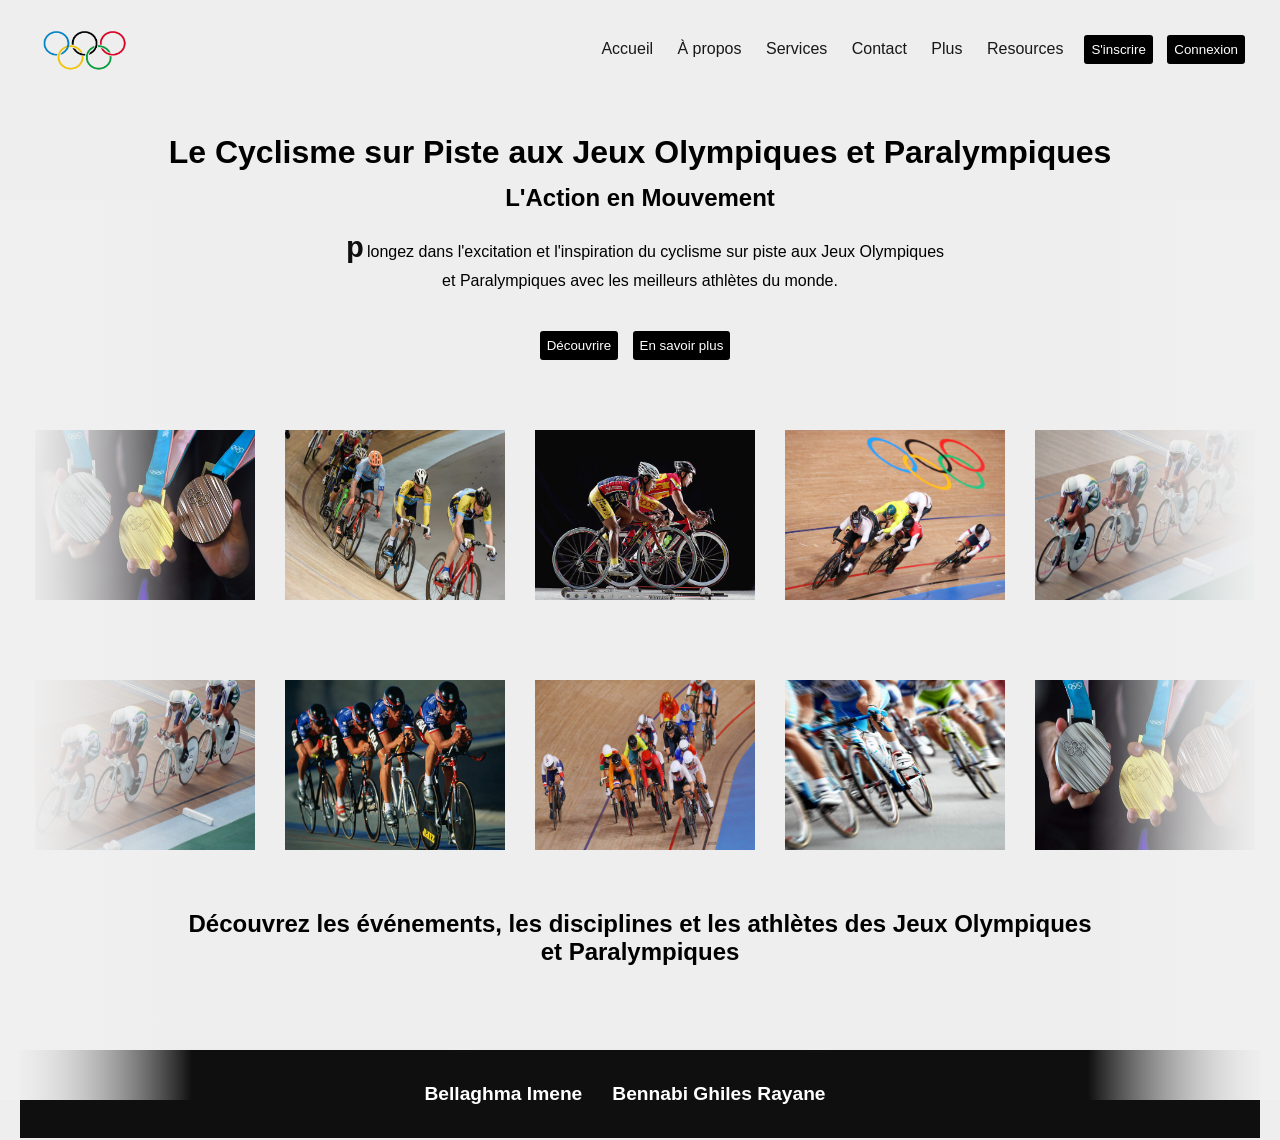
<file: ProjetDocWeb/ProjetDocWeb/HTML/index.html>
<!DOCTYPE html PUBLIC "-//W3C//DTD XHTML 1.0 Strict//EN" "http://www.w3.org/TR/xhtml1/DTD/xhtml1-strict.dtd">
<html xmlns="http://www.w3.org/1999/xhtml">
 

<head>
    <meta http-equiv="Content-Type" content="text/html; charset=utf-8" />
    <meta name="viewport" content="width=device-width, initial-scale=1.0"/>
    <link rel="stylesheet" href="../CSS/BellaghmaBennabi.css"/>
    <title>Accueil</title>
</head>
<body>
    <!--debut de container-->
    <div class="container">
        <div class="menu">
            <div class="header">

    <div class="logo" id ="logo">
        <img   src="Images/logo2.png"  width="90" height="60" alt=""/> 
    </div>
    <div class="display_flex">
        <div class="nav">
            <a href="index.html">Accueil</a>
            <a href="fichier1.html">À propos</a>
            <a href="fichier2.html">Services</a>
            <a href="fichier3.html">Contact</a>
            <a href="fichier4.html">Plus</a> 
            <a href="fichier6.html">Resources</a>
        </div>

        <div class="btns">
        <button class="btn_inscrire">S'inscrire</button>
        <button class="btn_connexion">Connexion</button>
    </div>
 </div>
</div>
</div>



<!--debut de contenu-->
<div class="contenu">
    <div class="center">
        
    <h1>Le Cyclisme sur Piste aux Jeux Olympiques et Paralympiques </h1>
        <h2> L'Action en Mouvement</h2>
    <p id="p1">plongez dans l'excitation et l'inspiration du cyclisme sur piste aux Jeux Olympiques <br/>et Paralympiques avec les meilleurs athlètes du monde.</p>
   <div class="top">
    <div class="btns">
    <button class="btn_inscrire">Découvrire</button>
    <button class="btn_connexion">En savoir plus</button>
</div></div> </div>
</div>

<!--debut de contunue de prof -->
<div id="contenu">
<div class="slider">
    <div class="slide-track">

 <div class="slide">
<img class="image"  src="Images/image4.jpg" alt=""/>
</div>
<div class="slide">
<img class="image"  src="Images/image5.jpg" alt=""/>
</div>
<div class="slide">
<img class="image"  src="Images/image6.jpg" alt=""/>
</div>
<div class="slide">
<img class="image"  src="Images/image7.jpg" alt=""/>
</div>
<!--te double thing of left slide -->
<div class="slide">
    <img class="image"  src="Images/image9.jpg" alt=""/>
    </div>
    <div class="slide">
    <img class="image"  src="Images/gettyimages-10019868-612x612.jpg" alt=""/>
    </div>
    <div class="slide">
    <img class="image"  src="Images/gettyimages-1332956496-612x612.jpg" alt=""/>
    </div>
    <div class="slide">
    <img  class="image"  src="Images/gettyimages-143917590-612x612.jpg" alt=""/>
    </div>


</div>
</div>
<!--les autres 4 images-->
<div class="slider">
    <div class="slide-track2">
<div class="slide">
<img class="image" src="Images/image9.jpg" alt=""/>
</div>
<div class="slide">
<img class="image" src="Images/gettyimages-10019868-612x612.jpg" alt=""/>
</div>
<div class="slide">
<img class="image" src="Images/gettyimages-1332956496-612x612.jpg" alt=""/>
</div>
<div class="slide">
<img  class="image" src="Images/gettyimages-143917590-612x612.jpg" alt=""/>
</div>

<!--THE DOUBLE THING-->
<div class="slide">
    <img class="image"  src="Images/image4.jpg" alt=""/>
    </div>
    <div class="slide">
    <img class="image"  src="Images/image5.jpg" alt=""/>
    </div>
    <div class="slide">
    <img class="image"  src="Images/image6.jpg" alt=""/>
    </div>
    <div class="slide">
    <img class="image"  src="Images/image7.jpg" alt=""/>
    </div>

</div>
</div>

<!--fin contenue NON JLAI SUPPRIMER-->

<!--debut de le rest de page -->
<div class="second_parte">

    <h2>Découvrez les événements, les disciplines et les athlètes des Jeux Olympiques <br/>et Paralympiques</h2>
   
    <div class="grid_parte">
   
    <div class="parte">
    <h4>Explorez les différentes disciplines et les athlètes des Jeux Olympiques et Paralympiques</h4>
    <p>Obtenez des informations détaillées sur les événements, les disciplines et les athlètes des Jeux Olympiques et Paralympiques</p>
     <button class="plus_btn">En savoir plus</button>

</div>
<div class="parte">
<h4>Découvrez les performances exceptionnelles des athlètes des Jeux Olympiques et Paralympiques</h4>
<p>Consultez les palmarès et les records établis par les athlètes des Jeux Olympiques et Paralympiques</p>
<button class="plus_btn">En savoir plus</button>
</div>

   <div class="parte">
<h4>Découvrez les moments historiques des Jeux Olympiques et Paralympiques</h4>
<p>Apprenez-en davantage sur l'histoire et les faits marquants des Jeux Olympiques et Paralympiques</p> 
<button class="plus_btn">En savoir plus</button>
</div>

</div><!--fin de grid_parte -->

</div> <!--fin de second parte-->
    </div><!--contenu de prof-->

    <div id="auteurs">
        <p>Bellaghma Imene</p>
        <p>Bennabi Ghiles Rayane</p>
       
    </div>
</div>
    <!--fin de container -->
    
</body>
</html>
</file>
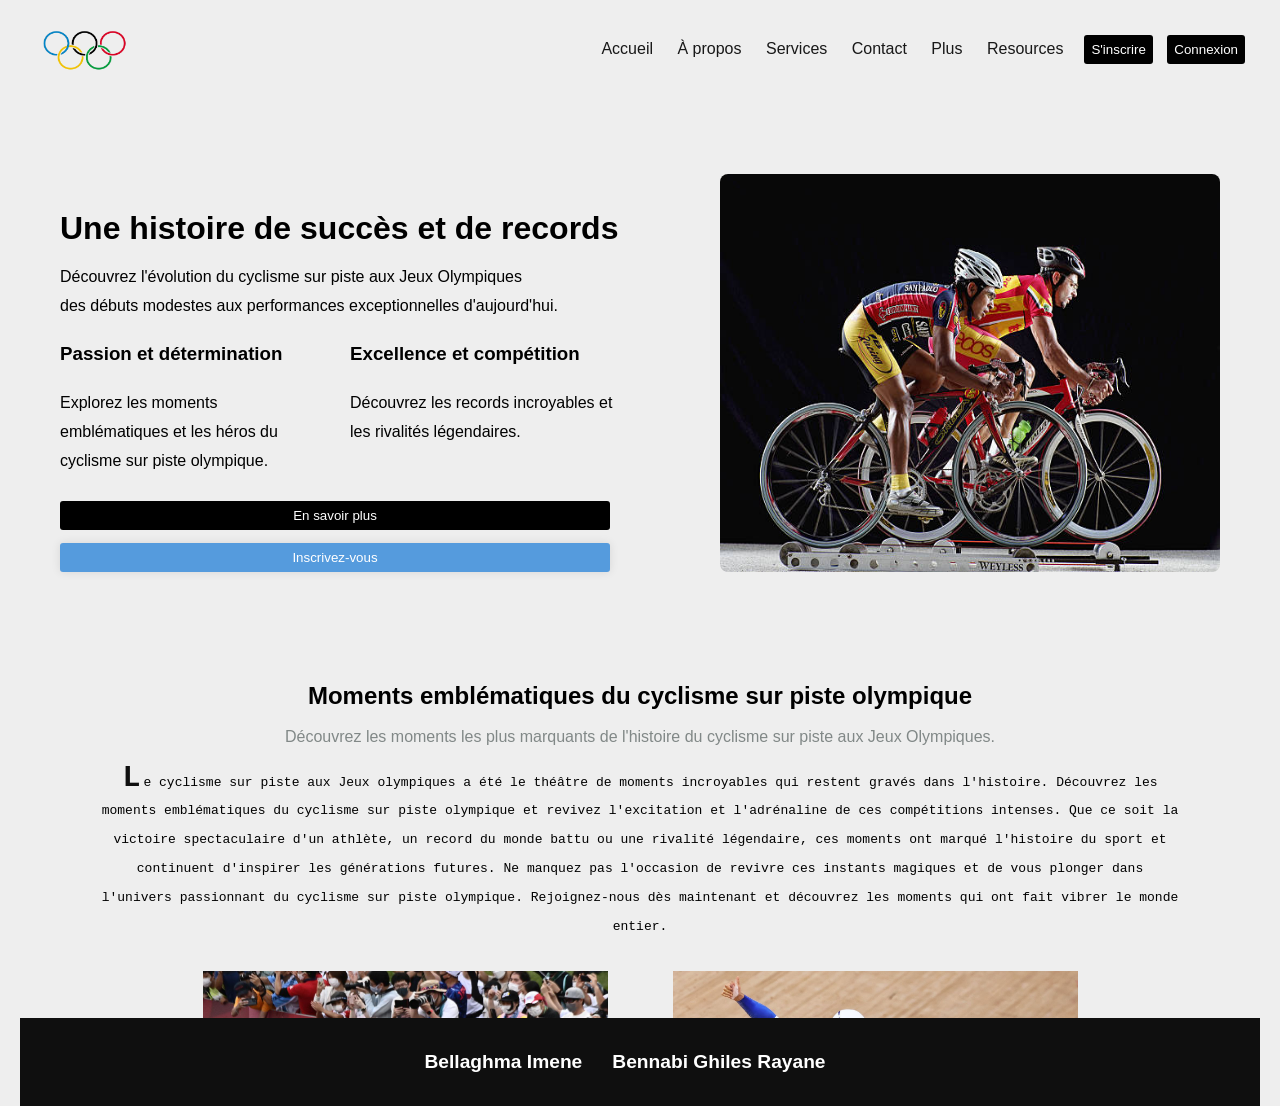
<file: ProjetDocWeb/ProjetDocWeb/HTML/fichier1.html>
<!DOCTYPE html PUBLIC "-//W3C//DTD XHTML 1.0 Strict//EN" "http://www.w3.org/TR/xhtml1/DTD/xhtml1-strict.dtd">
<html xmlns="http://www.w3.org/1999/xhtml">
<head>
    <meta http-equiv="Content-Type" content="text/html; charset=utf-8" />
    <meta name="viewport" content="width=device-width, initial-scale=1.0"/>
    <link rel="stylesheet" href="../CSS/BellaghmaBennabi.css"/>
    <title>À propos</title>
</head>
<body>
    <!--debut container 2-->
    <div class="container_f2">
<!--debut de menu-->
        <div class="menu">
            <div class="header">
                <div class="logo" id ="logo">
                    <img  src="Images/logo2.png"  width="90" height="60" alt=""/> 
                </div>
                <div class="display_flex">
                    <div class="nav">
                        <a href="index.html">Accueil</a>
                        <a href="fichier1.html">À propos</a>
                        <a href="fichier2.html">Services</a>
                        <a href="fichier3.html">Contact</a>
                        <a href="fichier4.html">Plus</a>
                        <a href="fichier6.html">Resources</a>
                    </div>
            
                    <div class="btns">
                    <button class="btn_inscrire">S'inscrire</button>
                    <button class="btn_connexion">Connexion</button>
                </div>
             </div>
            </div>
            </div><!--fin de menu-->

            <!--debut de contenu-->
            <div id="contenu2">
   <div class="section1">
    <div class="flex_f2">
    <h1>Une histoire de succès et de records</h1>
    
    <p id="p_f2">Découvrez l'évolution du cyclisme sur piste aux Jeux Olympiques<br/> des débuts modestes aux performances exceptionnelles d'aujourd'hui.</p>
   

    <div class="grid_2titres">
       <h3>Passion et détermination</h3> 
       <h3>Excellence et compétition</h3>
       <p>Explorez les moments emblématiques et les héros du cyclisme sur piste olympique.</p>
      
       <p>Découvrez les records incroyables et les rivalités légendaires.</p>
    </div>

   <div class="btn">
    <button class="btn_connexion" id="btn_connexion">En savoir plus</button>
    
    <button class="btn_inscri2">Inscrivez-vous</button>
</div>
</div> 

<img  src="Images/image6.jpg" width="500" height="500" alt=" "/>


</div><!--fin de section1-->

<div class="section2"><!--debut de section2-->
    <div class="mt_page2">
    <h2>Moments emblématiques du cyclisme sur piste olympique</h2>
    <p>Découvrez les moments les plus marquants de l'histoire du cyclisme sur piste aux Jeux Olympiques.</p>
    <br/><p class="p2">Le cyclisme sur piste aux Jeux olympiques a été le théâtre de moments incroyables qui restent gravés dans l'histoire. Découvrez les moments emblématiques du cyclisme sur piste olympique et revivez l'excitation et l'adrénaline de ces compétitions intenses. Que ce soit la victoire
     spectaculaire d'un athlète, un record du monde battu ou une rivalité légendaire, 
     ces moments ont marqué l'histoire du sport et 
     continuent d'inspirer les générations futures.
      Ne manquez pas l'occasion de revivre ces instants
       magiques et de vous plonger dans l'univers 
       passionnant du cyclisme sur piste olympique. 
       Rejoignez-nous dès maintenant et découvrez les moments qui ont fait vibrer le monde entier.</p>
   </div>
 


<div class="images_page2_grid">


    <div class="grid_imgs">
        <img src="Images/img1-page2.jpg" alt=""/>
        <h4>Moments emblématiques du cyclisme sur piste olympique</h4>
        <p>Revivez les moments les plus mémorables du cyclisme sur piste aux Jeux Olympiques.</p>
       </div>

   <div class="grid_imgs">
    <img src="Images/img2-page2.jpg" alt=""/>
    <h4>Moments emblématiques du cyclisme sur piste olympique</h4>
    <p>Revivez les moments les plus mémorables du cyclisme sur piste aux Jeux Olympiques.</p>
   </div>

   <div class="grid_imgs">
    <img src="Images/img3-page2.jpg" alt=""/>
    <h4>Moments emblématiques du cyclisme sur piste olympique</h4>
    <p>Revivez les moments les plus mémorables du cyclisme sur piste aux Jeux Olympiques.</p>
   </div>

</div>


<div class="btn2">
    <button class="btn_connexion2">En savoir plus</button>
    
    <button class="btn_inscri2">Inscrivez-vous</button>
</div>
</div><!--fin de section2-->
</div><!--fin de contenu-->

<div id="auteurs">
    <p>Bellaghma Imene</p>
    <p>Bennabi Ghiles Rayane</p>
   

</div>
</div><!--fin de container2 -->
</body>
</html>
</file>
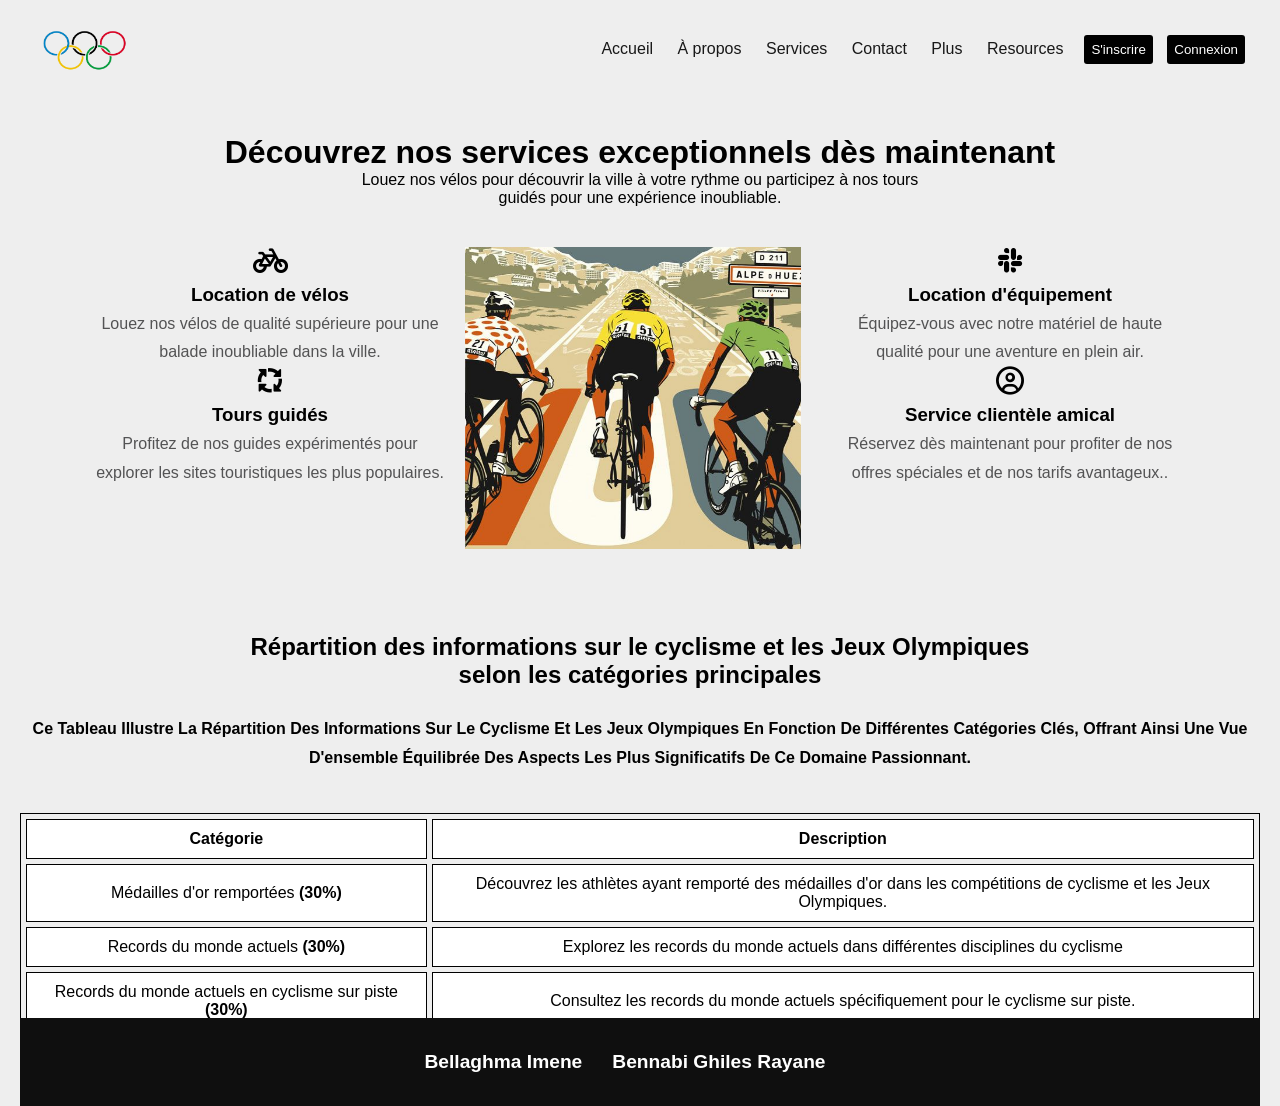
<file: ProjetDocWeb/ProjetDocWeb/HTML/fichier2.html>
<!DOCTYPE html PUBLIC "-//W3C//DTD XHTML 1.0 Strict//EN" "http://www.w3.org/TR/xhtml1/DTD/xhtml1-strict.dtd">
<html xmlns="http://www.w3.org/1999/xhtml">

<head>
    <meta http-equiv="Content-Type" content="text/html; charset=utf-8" />
    <meta name="viewport" content="width=device-width, initial-scale=1.0"/>
    <link rel="stylesheet" href="../CSS/BellaghmaBennabi.css"/>
    <link rel="stylesheet" href="https://cdnjs.cloudflare.com/ajax/libs/font-awesome/6.4.2/css/all.min.css"/>
    <title>Services</title>
</head>
<body>
    <!--debut container 2-->
    <div class="container_f2">
<!--debut de menu-->
        <div class="menu">
            <div class="header">
                <div class="logo" id ="logo">
                    <img  src="Images/logo2.png"  width="90" height="60" alt=""/> 
                </div>
                <div class="display_flex">
                    <div class="nav">
                        <a href="index.html">Accueil</a>
                        <a href="fichier1.html">À propos</a>
                        <a href="fichier2.html">Services</a>
                        <a href="fichier3.html">Contact</a>
                        <a href="fichier4.html">Plus</a>
                        <a href="fichier6.html">Resources</a>
                    </div>
            
                    <div class="btns">
                    <button class="btn_inscrire">S'inscrire</button>
                    <button class="btn_connexion">Connexion</button>
                </div>
             </div>
            </div>
            </div><!--fin de menu-->
            <div id="contenu2">

                <div class="section1_p3">
                    <div class="title">
                    <h1>Découvrez nos services exceptionnels dès maintenant</h1>
                    <p>Louez nos vélos pour découvrir la ville à votre rythme ou participez à nos tours<br/> guidés pour une expérience inoubliable.</p>
                    </div>

     
<div class="grid_imgs_page3"><!--part  grid ims PAGE 3-->

          
<div class="left_side">

                 <div class="side">
                    <i class="fa-solid fa-bicycle"></i>
                    <h3>Location de vélos</h3>
                    <p>Louez nos vélos de qualité supérieure pour une balade inoubliable dans la ville.</p>
                </div>
        
            <div class="side">
                    <i class="fa-solid fa-arrows-spin"></i>
                    <h3>Tours guidés</h3>
                    <p>Profitez de nos guides expérimentés pour explorer les sites touristiques les plus populaires.</p>
                </div>
                </div>
          
           
            
            <img id="center_img" src="Images/Center_img_page3.jpg" alt=""/>              
            <div class="side">

             
                <div class="side">
                    <i class="fa-brands fa-slack"></i>
                    <h3>Location d'équipement</h3>
                    <p>Équipez-vous avec notre matériel de haute qualité pour une aventure en plein air.</p>
                </div>
           


                    <i class="fa-regular fa-circle-user"></i>
                    <h3>Service clientèle amical</h3>
                    <p>Réservez dès maintenant pour profiter de nos offres spéciales et de nos tarifs avantageux..</p>
                </div>
          

            </div><!--fin de grid imgs page 3-->


                </div><!--fin de section1_p3-->

                <div class="section2_page3">
                    
                    <h2>Répartition des informations sur le cyclisme et les Jeux Olympiques selon les catégories principales</h2>
                   <p>Ce tableau illustre la répartition des informations sur le cyclisme et les Jeux Olympiques en fonction de différentes catégories clés, offrant ainsi une vue d'ensemble équilibrée des aspects les plus significatifs de ce domaine passionnant.</p>
                  
                   <div class="flex_section2_page3">
                    <table class="custom-table">

                 <!-- <table border="1" cellspacing="5px">-->
                        <tr>
                            <th>Catégorie</th>
                            <th>Description</th>
                        </tr>
                        <tr>
                        <td>Médailles d'or remportées <b>(30%)</b></td>
                        <td>Découvrez les athlètes ayant remporté des médailles d'or dans les compétitions de cyclisme et les Jeux Olympiques.</td>

                        </tr>
                        <tr><td>Records du monde actuels <b>(30%)</b></td>
                        <td>Explorez les records du monde actuels dans différentes disciplines du cyclisme</td></tr>

                        <tr><td>Records du monde actuels en cyclisme sur piste <b>(30%)</b></td>
                        <td>Consultez les records du monde actuels spécifiquement pour le cyclisme sur piste.</td></tr>
                        
                    <tr>
                     <td>Champions inspirants <b>(10%)</b></td>
                    <td>Découvrez les performances incroyables des athlètes sur la piste et laissez-vous inspirer par leurs exploits.</td>
                    </tr>
                </table>

 
                </div><!--fin de flex section2 page 3-->
             
      
        </div>
        <div class="bottom">
            <div class="right_side">
                              <h1>10%</h1>
                              <h4>Histoire du cyclisme </h4>
                              <p>Explorez l'évolution et les moments marquants de l'histoire du cyclisme 
                                  à travers les époques</p>
                          </div>
                          <div class="right_side">
                            <h1>20%</h1>
                            <h4>Histoire du cyclisme </h4>
                            <p>Explorez l'évolution et les moments marquants de l'histoire du cyclisme 
                                à travers les époques</p>
                        </div>           <div class="right_side">
                            <h1>30%</h1>
                            <h4>Histoire du cyclisme </h4>
                            <p>Explorez l'évolution et les moments marquants de l'histoire du cyclisme 
                                à travers les époques</p>
                        </div>
                          <div class="right_side">
                          <h1>40%</h1>
                              <h4>Histoire du cyclisme </h4>
                              <p>Découvrez les techniques d'entraînement, les programmes de préparation physique</p>
                          </div><!--fin right-side-->
                      </div>
                      <br/>
               
            </div>






            <div id="auteurs">
                <p>Bellaghma Imene</p>
                <p>Bennabi Ghiles Rayane</p>
               
            
            </div>
    </div><!--fin de container_f2-->
</body>
</html>
</file>
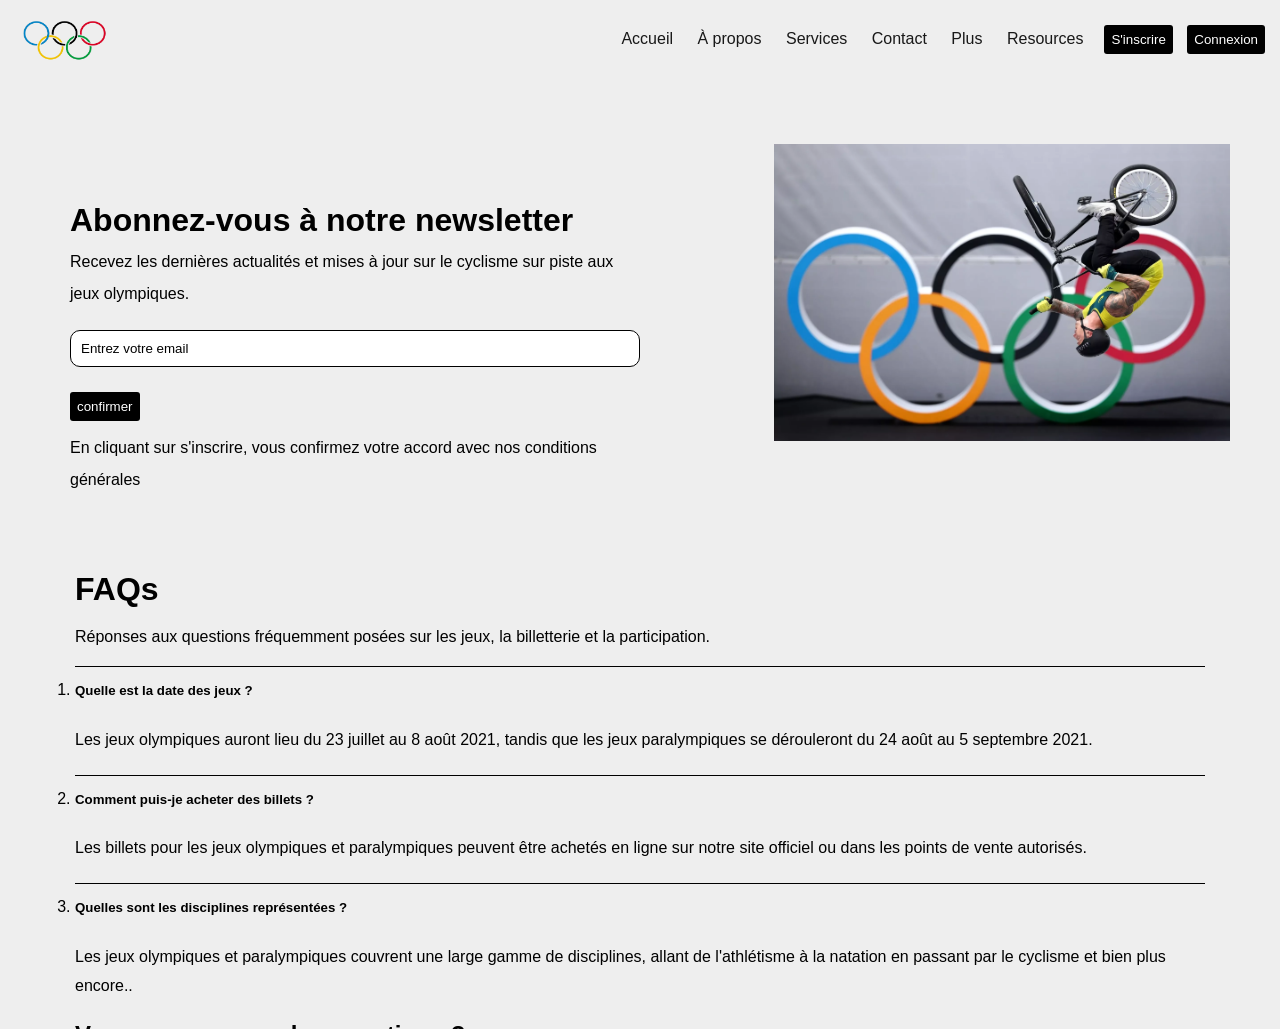
<file: ProjetDocWeb/ProjetDocWeb/HTML/fichier3.html>
<!DOCTYPE html PUBLIC "-//W3C//DTD XHTML 1.0 Strict//EN" "http://www.w3.org/TR/xhtml1/DTD/xhtml1-strict.dtd">
<html xmlns="http://www.w3.org/1999/xhtml">
<head>
    <meta http-equiv="Content-Type" content="text/html; charset=utf-8" />
    <meta name="viewport" content="width=device-width, initial-scale=1.0"/>
    <link rel="stylesheet" href="../CSS/BellaghmaBennabi.css"/>
    <link rel="stylesheet" href="https://cdnjs.cloudflare.com/ajax/libs/font-awesome/6.4.2/css/all.min.css"/>
    <title>S</title>
</head>
<body>
    <!--debut container 2-->
    
<!--debut de menu-->
        <div class="menu">
            <div class="header">
                <div class="logo" id ="logo">
                    <img  src="Images/logo2.png"  width="90" height="60" alt=""/> 
                </div>
                <div class="display_flex">
                    <div class="nav">
                        <a href="index.html">Accueil</a>
                        <a href="fichier1.html">À propos</a>
                        <a href="fichier2.html">Services</a>
                        <a href="fichier3.html">Contact</a>
                        <a href="fichier4.html">Plus</a>
                        <a href="fichier6.html">Resources</a>
                    </div>
            
                    <div class="btns">
                    <button class="btn_inscrire">S'inscrire</button>
                    <button class="btn_connexion">Connexion</button>
                </div>
             </div>
            </div>
            </div><!--fin de menu-->

            <div id="contenu2">
                <div id="contenu_contact">



  <div class="newsletter-container">
   
    <div class="newsletter-text">
      <h1>Abonnez-vous à notre newsletter</h1>
      <p>Recevez les dernières actualités et mises à jour sur le cyclisme sur piste aux jeux olympiques. </p>
      <div class="email">
        <input type="text" value="Entrez votre email" />
        <div class="btns">
          <a href="fichier5.html">
            <button class="btn_inscrire">confirmer</button>
          </a>
        </div>
        <p class="small-text">En cliquant sur s'inscrire, vous confirmez votre accord avec nos conditions générales</p>
      </div>
    </div>
    <div class="newsletter-image">
        <img src="Images/velo.webp" alt="" />
      </div>
  </div>
  

  <div class="faq">
    <h1>FAQs</h1>
    <p>Réponses aux questions fréquemment posées sur les jeux, la billetterie et la participation.</p>
  
<div class="line_btm">
    <ol><li>
    <div class="line">
    <h5>Quelle est la date des jeux ?</h5>
    <p>Les jeux olympiques auront lieu du 23 juillet au 8 août 2021, tandis que les jeux paralympiques se dérouleront du 24 août au 5 septembre 2021.</p>
</div></li>
<li>
<div class="line">
    <h5>Comment puis-je acheter des billets ?</h5>
    <p>Les billets pour les jeux olympiques et paralympiques peuvent être achetés en ligne sur notre site officiel ou dans les points de vente autorisés.</p>
</div></li>

<li>
<div class="line">
    <h5>Quelles sont les disciplines représentées ?</h5>
    <p>Les jeux olympiques et paralympiques couvrent une large gamme de disciplines, allant de l'athlétisme à la natation en passant par le cyclisme et bien plus encore..</p>
</div>
</li>
</ol>
</div>


<h2>Vous avez encore des questions ?</h2>
<p>Contactez-nous pour plus d'informations.</p>
<div class="btns">
    <button class="btn_inscrire">Contact</button>
    </div>
</div>
</div>





  <div id="auteurs">
    <p>Bellaghma Imene</p>
    <p>Bennabi Ghiles Rayane</p>
   

</div>

</div><!--fin de contenue-->
</body>
</html>
</file>
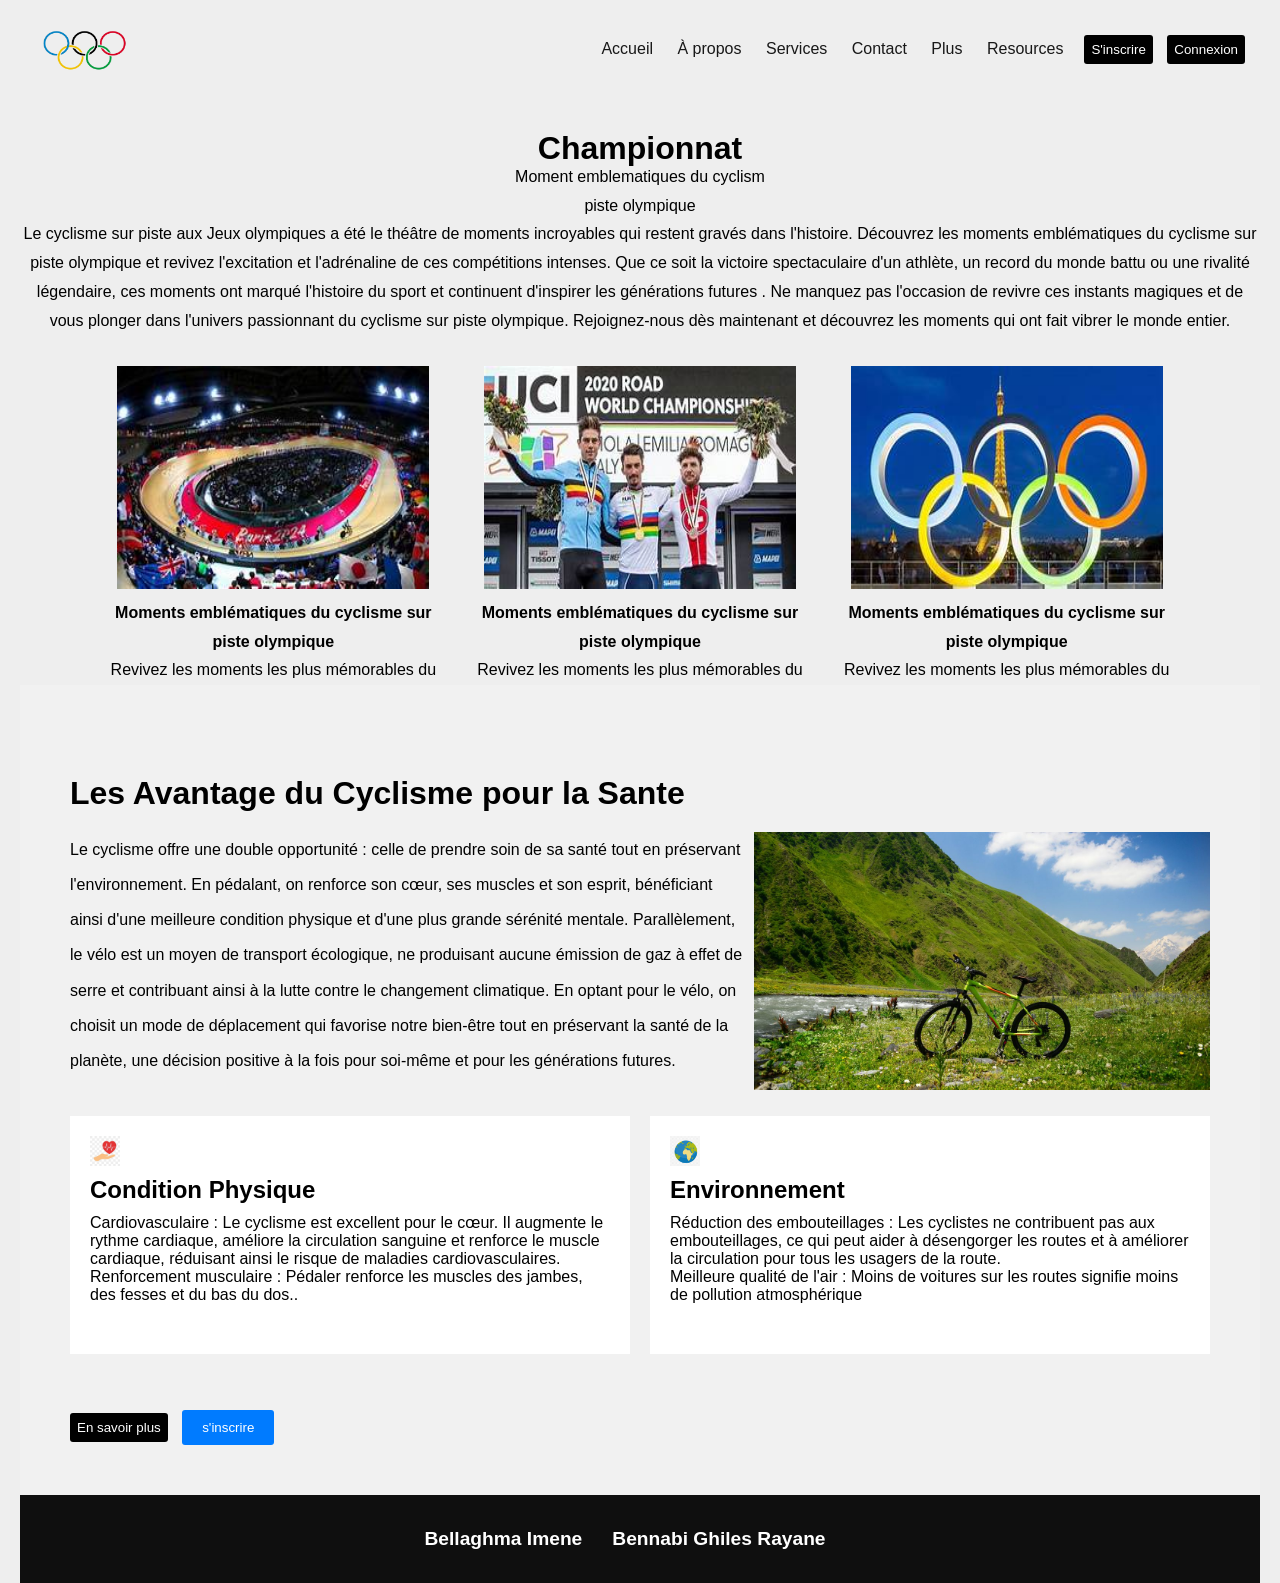
<file: ProjetDocWeb/ProjetDocWeb/HTML/fichier4.html>
<!DOCTYPE html PUBLIC "-//W3C//DTD XHTML 1.0 Strict//EN" "http://www.w3.org/TR/xhtml1/DTD/xhtml1-strict.dtd">
<html xmlns="http://www.w3.org/1999/xhtml">
<head>
    <meta http-equiv="Content-Type" content="text/html; charset=utf-8" />
    <meta name="viewport" content="width=device-width, initial-scale=1.0"/>
    <link rel="stylesheet" href="../CSS/BellaghmaBennabi.css"/>
    <link rel="stylesheet" href="https://cdnjs.cloudflare.com/ajax/libs/font-awesome/6.4.2/css/all.min.css"/>
    <title>Plus</title>
</head>
<body>
    <!--debut container 2-->
    <div class="container_f2">
<!--debut de menu-->
        <div class="menu">
            <div class="header">
                <div class="logo" id ="logo">
                    <img  src="Images/logo2.png"  width="90" height="60" alt=""/> 
                </div>
                <div class="display_flex">
                    <div class="nav">
                        <a href="index.html">Accueil</a>
                        <a href="fichier1.html">À propos</a>
                        <a href="fichier2.html">Services</a>
                        <a href="fichier3.html">Contact</a>
                        <a href="fichier4.html">Plus</a>
                        <a href="fichier6.html">Resources</a>
                    </div>
            
                    <div class="btns">
                    <button class="btn_inscrire">S'inscrire</button>
                    <button class="btn_connexion">Connexion</button>
                </div>
             </div>
            </div>
            </div><!--fin de menu-->
 



<div class="center3">
    
    <h1>Championnat </h1>
<div class="sous_title">
        Moment emblematiques du 
        cyclism <br/> piste olympique
   
</div>


<p>
Le cyclisme sur piste aux Jeux olympiques a été le théâtre de moments incroyables qui
restent gravés dans l'histoire. Découvrez les moments emblématiques du cyclisme sur
piste olympique et revivez l'excitation  et l'adrénaline de ces compétitions intenses. Que ce
soit la victoire spectaculaire d'un athlète, un record du monde battu ou une rivalité
légendaire, ces moments ont marqué l'histoire du sport et continuent d'inspirer les
générations futures . Ne manquez pas l'occasion de revivre ces instants magiques et de
vous plonger dans l'univers passionnant du cyclisme sur piste olympique. Rejoignez-nous
dès maintenant et découvrez les moments qui ont fait vibrer le monde entier.
</p>

</div><!--fin de center-->



<div class="images_page2_grid">


    <div class="grid_imgs">
        <img src="Images/img1_page3.jpg" alt=""/>
        <h4>Moments emblématiques du cyclisme sur piste olympique</h4>
        <p>Revivez les moments les plus mémorables du cyclisme sur piste aux Jeux Olympiques.</p>
       </div>

   <div class="grid_imgs">
    <img src="Images/img2_page3.jpg" alt=""/>
    <h4>Moments emblématiques du cyclisme sur piste olympique</h4>
    <p>Revivez les moments les plus mémorables du cyclisme sur piste aux Jeux Olympiques.</p>
   </div>

   <div class="grid_imgs">
    <img src="Images/img3-page3.jpg" alt=""/>
    <h4>Moments emblématiques du cyclisme sur piste olympique</h4>
    <p>Revivez les moments les plus mémorables du cyclisme sur piste aux Jeux Olympiques.</p>
   </div>

</div>
<!--page 4-->

    <div class="avantage-container">

         <h1>Les Avantage du Cyclisme pour la Sante</h1>

        <div class="flex">
       
        <p>Le cyclisme offre une double opportunité : celle de prendre soin de sa santé tout en préservant l'environnement. En pédalant, on renforce son cœur, ses muscles et son esprit, bénéficiant ainsi d'une meilleure condition physique et d'une plus grande sérénité mentale. Parallèlement, le vélo est un moyen de transport écologique, ne produisant aucune émission de gaz à effet de serre et contribuant ainsi à la lutte contre le changement climatique. En optant pour le vélo, on choisit un mode de déplacement qui favorise notre bien-être tout en préservant la santé de la planète, une décision positive à la fois pour soi-même et pour les générations futures.</p>
     <img src="Images/1200x680_gettyimages-1307266292.jpg" alt="" />
          

        </div>

        <div class="avantage-text">
        <div class="boxes">
          <div class="box">
            <img src="Images/pngtree-vector-health-icon-png-image_319656.jpg" alt=""/>
            <h2>Condition Physique</h2>
            <p>Cardiovasculaire : Le cyclisme est excellent pour le cœur. Il augmente le rythme cardiaque, améliore la circulation sanguine et renforce le muscle cardiaque, réduisant ainsi le risque de maladies cardiovasculaires.<br/>
              Renforcement musculaire : Pédaler renforce les muscles des jambes, des fesses et du bas du dos..</p>
          </div>
          <div class="box">
            <img src="Images/8923.png_860.png" alt=""/>
            <h2>Environnement</h2>
            <p>Réduction des embouteillages : Les cyclistes ne contribuent pas aux embouteillages, ce qui peut aider à désengorger les routes et à améliorer la circulation pour tous les usagers de la route. <br/>
              Meilleure qualité de l'air : Moins de voitures sur les routes signifie moins de pollution atmosphérique</p>
          </div>
        </div>
        </div>

        <br/><br/>
        <div class="top">
          <button class="btn_connexion">En savoir plus</button>
          <button class="btn_inscrire">s'inscrire</button>
        </div>
     

     
    </div>
 
















    
    <div id="auteurs">
        <p>Bellaghma Imene</p>
        <p>Bennabi Ghiles Rayane</p>
       
    
    </div>
</div><!--fin de contenu 3-->




</body>
</html>
</file>
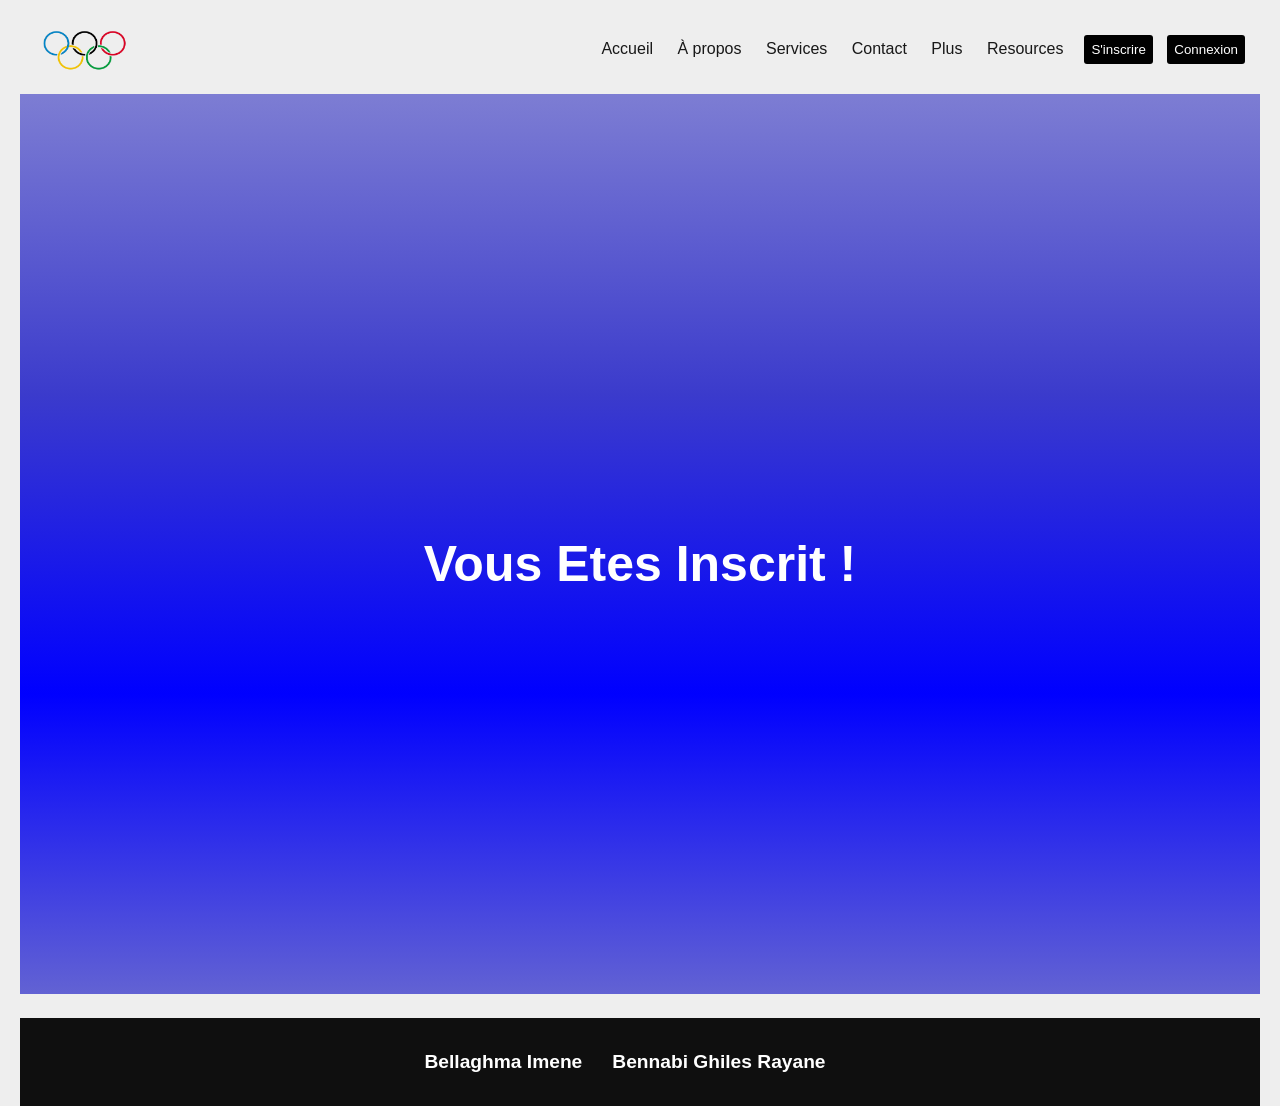
<file: ProjetDocWeb/ProjetDocWeb/HTML/fichier5.html>
<!DOCTYPE html PUBLIC "-//W3C//DTD XHTML 1.0 Strict//EN" "http://www.w3.org/TR/xhtml1/DTD/xhtml1-strict.dtd">
<html xmlns="http://www.w3.org/1999/xhtml">
<head>
    <meta http-equiv="Content-Type" content="text/html; charset=utf-8" />
    <meta name="viewport" content="width=device-width, initial-scale=1.0"/>
    <link rel="stylesheet" href="../CSS/BellaghmaBennabi.css"/>
    <title>connexion</title>
    
</head>
<body>

       <!--debut container 2-->
       <div class="container_f2">
        <!--debut de menu-->
                <div class="menu">
                    <div class="header">
                        <div class="logo" id ="logo">
                            <img  src="Images/logo2.png"  width="90" height="60" alt=""/> 
                        </div>
                        <div class="display_flex">
                            <div class="nav">
                                <a href="index.html">Accueil</a>
                                <a href="fichier1.html">À propos</a>
                                <a href="fichier2.html">Services</a>
                                <a href="fichier3.html">Contact</a>
                                <a href="fichier4.html">Plus</a>
                                <a href="fichier6.html">Resources</a>
                            </div>
                    
                            <div class="btns">
                            <button class="btn_inscrire">S'inscrire</button>
                            <button class="btn_connexion">Connexion</button>
                        </div>
                     </div>
                    </div>
                    </div><!--fin de menu-->
                    <div id="contenu2">
                         <div class="end">
                         <h1> Vous Etes Inscrit !  </h1>
                            </div>
                        </div>
                        

        
    <div id="auteurs">
        <p>Bellaghma Imene</p>
        <p>Bennabi Ghiles Rayane</p>
        </div>
        </div>
</body>
</html>
</file>
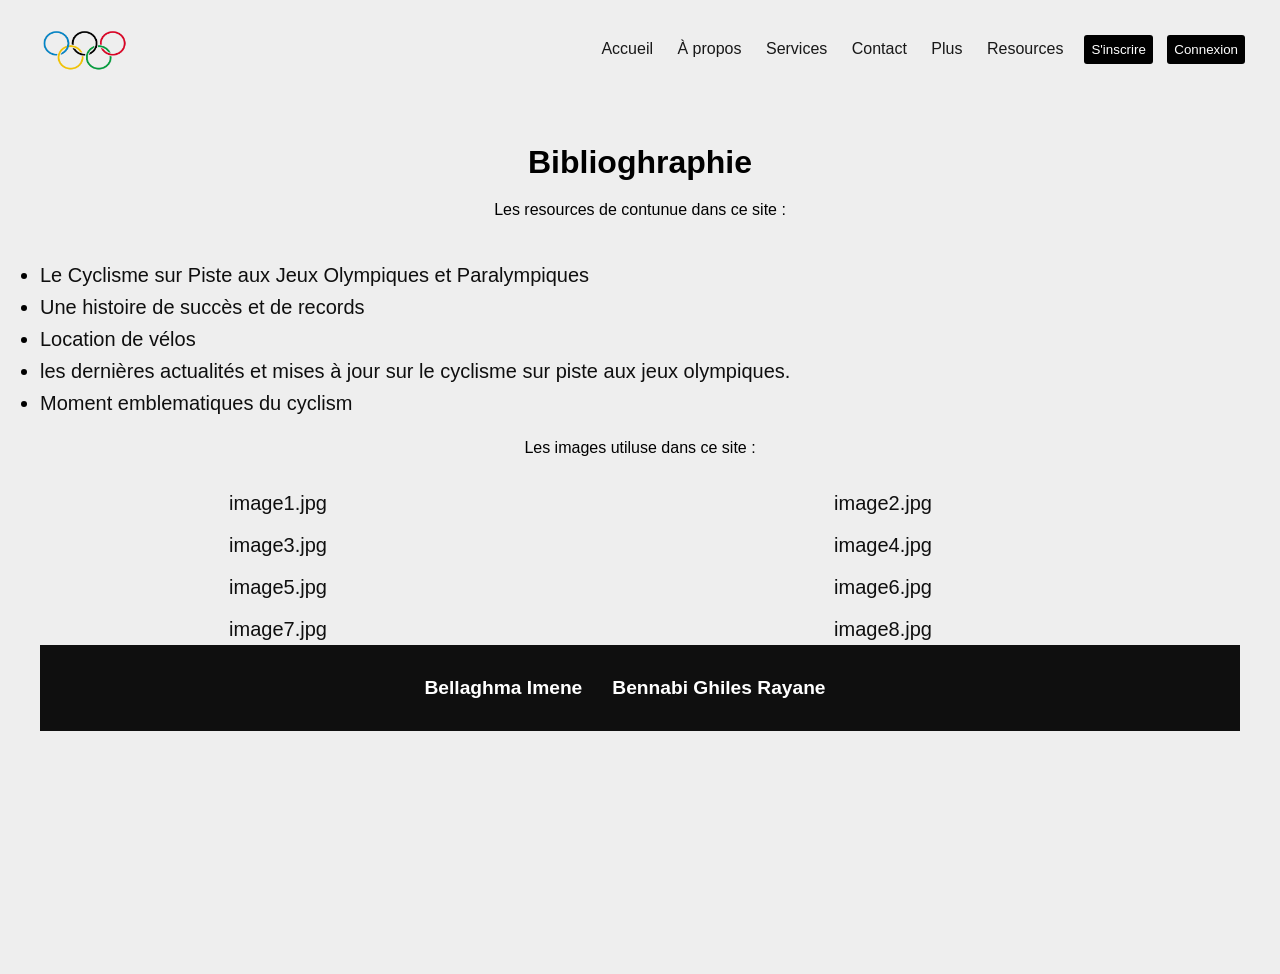
<file: ProjetDocWeb/ProjetDocWeb/HTML/fichier6.html>
<!DOCTYPE html PUBLIC "-//W3C//DTD XHTML 1.0 Strict//EN" "http://www.w3.org/TR/xhtml1/DTD/xhtml1-strict.dtd">
<html xmlns="http://www.w3.org/1999/xhtml">
<head>
    <meta http-equiv="Content-Type" content="text/html; charset=utf-8" />
    <meta name="viewport" content="width=device-width, initial-scale=1.0"/>
    <link rel="stylesheet" href="../CSS/BellaghmaBennabi.css"/>
    <title>Resoures</title>
    
</head>
<body>


       <!--debut container 2-->
       <div class="container_f2">
        <!--debut de menu-->
                <div class="menu">
                    <div class="header">
                        <div class="logo" id ="logo">
                            <img  src="../Images/logo2.png"  width="90" height="60" alt=""/> 
                        </div>
                        <div class="display_flex">
                            <div class="nav">
                                <a href="index.html">Accueil</a>
                                <a href="fichier1.html">À propos</a>
                                <a href="fichier2.html">Services</a>
                                <a href="fichier3.html">Contact</a>
                                <a href="fichier4.html">Plus</a>
                        <a href="fichier6.html">Resources</a>

                            </div>
                    
                            <div class="btns">
                            <button class="btn_inscrire">S'inscrire</button>
                            <button class="btn_connexion">Connexion</button>
                        </div>
                     </div>
                    </div>
                    </div><!--fin de menu-->

       <!--debut container 2-->
       <div class="container_f2">
<div class="f6">
        <h1>Biblioghraphie</h1>
      <p> Les resources de contunue dans ce site : </p>
    <div class="lien1">
        <ul>
        <li> <a href="https://frenchculture.org/news/en-route-pour-les-jeux-olympiques/">Le Cyclisme sur Piste aux Jeux Olympiques et Paralympiques</a></li>
        <li> <a href="https://generation.paris2024.org/">Une histoire de succès et de records</a></li>
        <li> <a href="https://olympics.onlocationexp.com/paris2024/">Location de vélos</a></li>
        <li> <a href="https://la28.org/">les dernières actualités et mises à jour sur le cyclisme sur piste aux jeux olympiques.</a></li>
        <li><a href="https://www.paralympic.org/"> Moment emblematiques du  cyclism </a></li>
        </ul></div> 
      
       
       <p> Les images utiluse dans ce site : </p>

        <div class="lien">
    
        
            <ul  class="grid-container">
          <li>  <a href="https://www.elespectador.com/deportes/ciclismo/la-medalla-de-oro-es-lo-mejor-que-me-ha-pasado-en-la-vida-richard-carapaz/">image1.jpg</a></li>
          <li><a href="https://static.actu.fr/uploads/2019/01/25434-190122140624180-0.jpg">image2.jpg</a></li>  
          <li> <a href="https://static.actu.fr/uploads/2019/01/25434-190122140624180-0.jpg">image3.jpg</a></li>
          <li> <a href="https://static.actu.fr/uploads/2019/01/25434-190122140624180-0.jpg">image4.jpg</a></li>
          <li> <a href="https://static.actu.fr/uploads/2019/01/25434-190122140624180-0.jpg">image5.jpg</a></li>
          <li> <a href="https://static.actu.fr/uploads/2019/01/25434-190122140624180-0.jpg">image6.jpg</a></li>
           <li> <a href="https://static.actu.fr/uploads/2019/01/25434-190122140624180-0.jpg">image7.jpg</a></li>
           <li><a href="https://static.actu.fr/uploads/2019/01/25434-190122140624180-0.jpg">image8.jpg</a></li>

</ul>
          
    
        </div>


         
        

    </div>








        <div id="auteurs">
            <p>Bellaghma Imene</p>
            <p>Bennabi Ghiles Rayane</p>
            </div>
      </div>  
    </div>  
    </body>
    </html>
</file>
<file: ProjetDocWeb/ProjetDocWeb/CSS/BellaghmaBennabi.css>
*{
    margin:0;
    padding:0;
    box-sizing: border-box;

}
* {
   
    box-sizing: border-box;
  }

  :root {
    --main-color: #10cab7;
    --secondary-color: #2c4755;
    --section-padding: 60px;
    --section-background: white;
    --main-duration: 0.5s;
  }
  html {
 
    height: 100%;

  
  }
body{
font-family:'Segoe UI', Tahoma, Geneva, Verdana, sans-serif;
height:100%;
background-color: #eee;
}
/*STYLING header side */
.container {
    max-width: 1000%;
    padding: 0 20px; /* Add some padding to the sides */
    margin: 0 auto;
    background-color: #eee;
    padding: 10px 20px;
    justify-content: space-between;
    position: relative;
    height:100%;
}


.header {
    justify-content: space-between; /* Align items to the start and end of the container */
    align-items: center; /* Center items vertically */
    padding: 10px 20px;
    width: 100%;
    height: auto; /* Adjust height to auto for responsiveness */
    background-color: #eee;
    position: relative;
}

.header .nav {
    text-align: center; /* Align links to the center */
    margin-top: 10px; /* Add some top margin */
    margin-right: 11px;
}

.header .nav a {
    color: rgba(15, 15, 15, 0.959);
    margin: 0 10px; /* Add margin to create space between links */
    text-decoration: none;
    position: relative;

}
.header .nav a:hover{
    color: #5f5b5bde;
}
.header .nav a:after{
    content: "";
    background-color:rgb(132, 150, 231);
    width:0%;
   height:3px;
   position: absolute;
   left: 0;
   bottom: -8px;
   transition: 0.3s;

}
.header .nav a:hover:after{
    width: 100%;
}

.header .display_flex {
    position: absolute;
    display: flex;
    right: 5px;
    top: 20px;
}
/*header .btns ....nkml*/
.btn_inscrire,
 .btn_connexion {
    padding: 7px;
    border-radius: 3px;
    border-style: none;
    margin-right: 10px;
    margin-top: 5px;
    transition: color 0.3s ease; 
}

 .btn_inscrire {
    background-color: var(--section-background);
}
/*for making hover for botns*/
.btn_inscrire:hover ,
 .btn_connexion:hover{
    cursor: pointer;
}
 .btn_inscrire:hover {
    background-color: black;
    color:white;
}
.btn_connexion:hover {
    background-color: white;
    color:black;
}
/*end hover*/


 .btn_connexion {
    background-color: black;
    color: white;
}

/* Media query for responsiveness */
@media screen and (max-width: 768px) {
    .header {
        flex-direction: column; /* Stack elements vertically */
    }

    .header .nav {
        text-align: center; /* Align links to the center */
        margin-top: 20px; /* Increase top margin */
    }

    .header .display_flex {
        position: static; /* Remove absolute positioning */
        margin-top: 20px; /* Adjust top margin */
    }

   .btn_inscrire,
 .btn_connexion {
        margin-top: 10px; /* Adjust top margin */
    }
}
/*end media header*/

.contenu{
   position: relative;
   margin-bottom: 30px;
}
.contenu h1{
 
margin-top:40px;
}
.contenu h2{
 
    line-height: 3.4rem;
}
.contenu .center{
    text-align: center;

 
}
.contenu .center #p1{
    margin-top:10px;
    text-indent: 10px;
    line-height: 1.8rem;
    
  
}

@keyframes leftslide{
    from{margin-left:100%;}
    to{margin-left:0%;}
}

@keyframes leftslide{
    from{margin-left:0%;}
    to{margin-left:100%;}
}


.container .slider{
    height:250px;
    margin:auto;
   
 
    display:grid;
    place-items:center;
}
.slide-track{
    display:flex;
    width:calc(250px *8);
animation: scroll 40s linear infinite;
}
.slide-track2{
    display:flex;
    width:calc(250px *8);
animation: scroll2 40s linear infinite; 
}
.slide-track:hover{
    animation-play-state: paused;
}
.slide-track2:hover{
    animation-play-state: paused;
}
@keyframes scroll{
    0%{
        transform:translateX(0);
    }100%{
        transform: translateX(calc(-150px*8));
    }
}
@keyframes scroll2{
    100%{
        transform:translateX(100px);
    }0%{
        transform: translateX(calc(-150px*8));
    }
}

/* slide for begin from left border  jai donner la meme class pour les images en haut et en dessus */
.slide{
    height:200px;
    width:250px;
    display:flex;
   padding:15px;
   perspective: 100px;
}
.slider{
    height:300px;
}
.image{
    width:100%;
    transition: transform 1s;
    
}
.image:hover{
    transform: translateZ(20px);
}
/*shadow befor and afer*/

.slider::before,
.slider::after{
        content:'';
    background: linear-gradient(to right, rgb(240, 240, 240) 0%,
    rgba(165, 13, 13, 0) 100%);
height:100%;
position: absolute;
width:15%;

z-index: 2;

}
.slider::before,
.slider::after
{
    content:'';
    top:200px;  
    bottom: -50px; /*hna prblm shadow hadak jay hta ltht essaie le rouge */
}
.slider::before,
.slider2::before
{
  left:0;
       
    }
.slider::after,
.slider2::after{
    right:0;
    transform:rotateZ(180deg);
}
.contenu .top{
    margin-top:30px;
}

/*styleing second_parte *************************************************************/



.second_parte {
    text-align: center;
    padding: 20px;
    margin-bottom: 30px;
}


.grid_parte {
    display: grid;
    grid-template-columns: repeat(auto-fit, minmax(300px, 1fr));
    gap: 20px;
    justify-content: center;
    margin:0px 80px;
}

.parte {
    background-color: #f5f5f5;
    padding: 20px;
    margin-top:90px;
    border-radius: 5px;
    box-shadow: 0px 0px 10px rgba(0, 0, 0, 0.1);
}

.parte h4 {
    
    font-size: 1.2rem;
    margin-bottom: 10px;
    margin-top:20px;
}

.parte p {
    margin-bottom: 15px;
}

.plus_btn {
    background-color: black;
    color: white;
    border: none;
    padding: 10px 20px;
    text-align: center;
    text-decoration: none;
    display: inline-block;
    font-size: 16px;
    margin-top: 10px;
    cursor: pointer;
    border-radius: 5px;
    transition: background-color 0.3s ease;
}

.plus_btn:hover {
    background-color: white;
    color:black;
}
/*pour les auteur */
#auteurs {
    
    background: #0f0f0f; 
    height: 10%;
    font-size: larger;
    font-weight: bolder;
    display: flex;
    justify-content: center;
    align-items: center;
    transition: color 0.3s ease;
    
}
#auteurs p{
margin-right: 30px;
color:white;
cursor: pointer;

}
#auteurs p:hover{
    color:black;  
}
#contenu {
  
    height: 75%;
    overflow: scroll;
}
#contenu2 {
  
    height: 105%;
    overflow: scroll;
   
}
/*******************************************styling fichier 2 html ***************************/
/*debut de primier page(section)*/
.container_f2 {
    max-width: 1000%;
    padding: 0 20px; /* Add some padding to the sides */
    margin: 0 auto;
    background-color: #eee;
    padding: 10px 20px;
    justify-content: space-between;
    position: relative;
    height:100%;
}
    
.container_f2 .section1{
    margin-top:40px;
    display:flex;
    padding: 0px 40px 0px 40px;
    line-height: 1.8rem;
  
 
}
.container_f2 .section1 .flex_f2 {
    margin-top: 40px;
    flex: 1;
    margin-right: 100px;
}
.flex_f2 #p_f2{
    margin-top: 20px;
}


.grid_2titres {
    margin-top: 20px;
    display: grid;
    grid-template-columns: repeat(auto-fit, minmax(250px, 1fr));
    gap: 20px;
}

.btn {
    margin-top: 20px;

    display: flex;
    flex-direction: column;
    
}
.btn #btn_connexion{
    margin-bottom: 8px;

}


.section1 img  {

    max-width: 90%;
    height: auto;
    margin-top: 40px;
   
    border-radius: 8px;
    animation: move 5s linear infinite;
}
@keyframes move {
    
    0%,100%{
        transform: translateY(-5%);
    }50% {
            transform: translateY(5%);
    }
}
@media screen and (max-width: 768px) {
    .container_f2 .section1 {
        flex-direction: column;
        align-items: center;
    }
    img {
        margin-top: 20px;
    }
}
/*styling section2 page 2 */
.section2{
    
    margin:70px 80px 0px 80px; 

}
.section2 .mt_page2{
    margin-top:110px;
    text-align: center;
}
.section2 .mt_page2 .p2{
   margin-bottom: 10px;
   line-height: 1.8rem;
   font-family:monospace
}
.section2 h2 +p{
    margin-top: 18px;
    color: #818887;
}
.section2 .p2::first-letter{
    line-height: 1.8rem;
    color: #0f0f0f;
    font-weight: 800;
    font-size: 30px;
    letter-spacing: 3px;
}
.section2 .p2{
    text-align: center;
}
.images_page2_grid{
    display: grid;
    grid-template-columns: repeat(auto-fit, minmax(300px, 1fr));
    gap: 20px;
    justify-content: center;
    margin:30px 80px 0px 80px;
    text-align: center;
}
.grid_imgs img{
    width:90%;
    height:70%;
   
}
.grid_imgs {
line-height: 1.8rem;
}
.btn2{
    margin:66px 80px 0px 80px; 
}
.btn2 .btn_connexion2,
.btns .btn_inscrire{
    background-color: black;
    color: white;
    border: none;
   
    text-align: center;
    text-decoration: none;
    display: inline-block;

    cursor: pointer;
    
    transition: background-color 0.3s ease; 

    padding: 7px;
    border-radius: 3px;
    border-style: none;
    margin-right: 10px;
    margin-top: 5px;
    transition: color 0.3s ease;
}
.btn2 .btn_connexion2:hover,
    .btns .btn_inscrire:hover{
     background-color: white;
color:black;
}
.btn_inscri2{
    color:white;
    background: rgb(85, 155, 221);
    border: none;
   box-shadow: 0 0 10px rgba(0,0,0,0.1);
    text-align: center;
    text-decoration: none;
    display: inline-block;

    cursor: pointer;

    transition: background-color 0.3s ease;
    padding: 7px;
    border-radius: 3px;
    border-style: none;
    margin-right: 10px;
    margin-top: 5px;

  
  
    transition-duration: 0.3s;
}
.btn_inscri2:hover,
.btn_inscri2:focus,
.btn_inscri2:active{
    
box-shadow: 0 0 20px rgba(0,0,0,0.5);
transform:scale(1.1);


}
/*styling page 3 */
.section1_p3{
    margin-top:40px;
   text-align: center;
 }

    

.section1_p3 .title{
    text-align: center;
}


.grid_imgs_page3{
    margin-top: 40px;
    display:grid;
    grid-template-columns: repeat(auto-fit, minmax(300px, 350px));
    gap: 20px;
    justify-content: center;
}
.grid_imgs_page3 .side{
    line-height: 1.8rem;
}
.grid_imgs_page3 .side h3::before{
    content:" ";
    height:7px;
    width:2px;
    color:red;
}
.grid_imgs_page3 #center_img{
    width:96%;
    height:90%;
}

.section1_p3 i{
  
    font-size: 28px;
}
.section1_p3 i:hover{
    color:#72797c75;
    cursor: pointer;
}
.section1_p3  .side p{
    color: #0d0d0eb0;;
}
/*section2-page3*/
.flex_section2_page3{
    display: flex;
    column-gap: 60px;
    margin-top: 40px;
    text-align: center;
    
}
.flex_section2_page3 td ,
    .flex_section2_page3 th{
    padding:10px;
    background-color: white;
}
.flex_section2_page3  #max-min-p{
    color:red;
    min-width: 900px;
    max-width: 100px;
}

/*sec2*/
.section2_page3{
    margin-top: 50px;
text-align: center;
position: relative;
}
.section2_page3 h2{
 margin:0px 200px;

}
.section2_page3 p{
    margin-top: 26px;
    font-weight: 600;
    text-transform: capitalize;

    line-height: 1.8rem;
}
.section2_page3 .bottom{
    margin-top: 26px;

}
.bottom {
    display: flex;
    margin-top: 40px;
    justify-content:space-around;
}
 .bottom .right_side{
border:1px solid black;
padding:10px;
gap: 2px;
background-color: white;

transition: color 0.3s ease;
}
.right_side p{
    max-width: 250px;
}
.bottom .right_side:hover,
.bottom .right_side:focus,
    .bottom .right_side:active{
    cursor: pointer;
    background-color: black;
    color: white;
    box-shadow: 0 0 20px rgba(120, 132, 204, 0.5);
transform:scale(1.1);

}

/*dstyling page3*/
h1{
margin-top: 2.5rem;

}
.center3{
    line-height: 1.8rem;
    text-align: center;
}
.center .sous_title{
    margin: 22px 0px;
    font-size: 20px;
    text-transform: capitalize;
}
.center p::first-letter{
    margin-top: 20px;
    font-family:monospace;
        line-height: 1.8rem;
        color: #0f0f0f;
        font-weight: 800;
        font-size: 30px;
        letter-spacing: 3px;
}
.custom-table,
.custom-table th,
.custom-table td{
    border-collapse:separate;
    border-spacing: 5px;
    border: 1px solid black; /* Ajoutez la couleur ou le style de bordure souhaité */
}


/*styiling page 4*/


  .avantage-container {
    position: relative;
    width: 100%;
    align-items: center;
    gap: 30px;
    padding: 50px;
    background-color: #f1f1f1;
}

.avantage-text {
    display: flex;
    flex-direction: column;
    gap: 10px;
    max-width: 100%;
}

.avantage-text h1 {
    margin-left: 15px;
    font-size: 2rem;
    margin-bottom: 20px;
}

.avantage-text p {
    font-size: 1rem;
    max-width: 100%;
    margin-bottom: 30px;
 
}

.avantage-text .boxes {
    margin-top: 26px;
    display: flex;
    flex-direction: column; 
    align-items: center; 
    gap: 20px;
}

.avantage-text .box {
    width: 100%;
    padding: 20px;
    background-color: #fff;
    display: flex;
    flex-direction: column;
    align-items: start;
    gap: 10px;
    transition: all 0.3s;
    cursor: pointer;

}
.avantage-text .box:hover{
    border:1px solid black;
}

.avantage-text .box img {
    width: 30px;
    height: 30px;
}

.flex {
    margin-top: 20px;
    display: flex;
    flex-direction: column; 
    gap: 10px;
}

.flex img {
    width: 40%; 
    height: auto; 
}

.flex p{line-height: 2.2rem;}


/* Pour les écrans de taille moyenne */
@media screen and (min-width: 768px) {
    .avantage-text .boxes {
        flex-direction: row; 
    }

    .flex {
        flex-direction: row; 
    }
}

/* Pour les grands écrans (ordinateurs de bureau) */
@media screen and (min-width: 1024px) {
    .avantage-text {
        flex-direction: row; }
}


/*styling contact page */

.newsletter-container {
    display: flex;
    flex-wrap: wrap;
    justify-content: space-between;
    margin-top:60px;
    line-height: 2rem;
    
  }
  
  .newsletter-text {

    flex-basis: 50%;
    padding: 20px;
  }
  .newsletter-text  p{
  margin-top: 10px;
  }
  
  .email {
    margin-top: 20px;
  }
  
  .email input {
    width: 100%;
    padding: 10px;
    border-radius: 10px;
    border: 1px solid black;
    margin-bottom: 20px;
  }
  
  .btn_inscrire {
    margin-top:20px;
    padding: 10px 20px;
    background-color: #007bff;
    color: #fff;
    border: none;
    cursor: pointer;
  
  }
  
  .newsletter-image {
    flex-basis: 50%;
  }
  
  .newsletter-image img {
    max-width: 80%;
    height: auto;
  }
  



  .newsletter-container {
    display: flex;
    flex-direction: row;
  }
  
  .newsletter-text {
    flex: 1;
  }
  
  .newsletter-image {
    flex: 1;
    text-align:right;
  }
  
  @media screen and (max-width: 768px) {
    .newsletter-container {
      flex-direction: column;
    }
  
    .newsletter-image {
      text-align: center; /* Centrer l'image sur les écrans plus petits */
    }
  }
  
  /*fin styling*/

.faq{
    padding:15px;
    margin:0px 10px;
}
  .faq  p{
    margin:20px 0px;
  }
  .line_btm {
    line-height: 1.8rem;
   
  }
  .line_btm .line{
    border-top:  1px solid black;
    padding-top: 10px;
 

  }
  /*styling fichier 5*/
  .end {
    display: flex;
    justify-content: center;
    align-items: center;
    height: 100vh;
    background: linear-gradient(rgb(125, 125, 211),rgb(59, 59, 204),blue,rgb(98, 98, 211));
  
}
.end h1{
      color: white;
    font-size: 50px;
}
#contenu_contact{
    margin:0px 50px;
}

  
.lien1,
.lien{
    margin-top:40px;
    line-height: 2rem;
    font-weight: 500;
    font-size: 20px;
    

   
}
.lien1 a{
display: block;
}
.lien1 a,
.lien a{
    text-decoration: none;
    color: #0f0f0f;   
}
.lien1 a:hover,
.lien a:hover
{
    color: red;
    cursor: pointer;
    
}
.lien a{
    display: flex;
}

.f6 p{
    margin-top: 20px;
}
.f6 p,
.f6 h1{
    text-align: center;
}


.lien {
    text-align:center ;
    width: 100%;
    margin: 0 auto;
}

.grid-container {
    margin-top:30px;
    list-style: none;
    padding: 0;
    display: grid;
    grid-template-columns: repeat(2, 1fr); 
    grid-gap: 10px; 
}

.grid-container li {
    width: 80%;
}

.grid-container li a {
    display: block;
}

.grid-container li img {
    max-width: 20%;
    height: auto;
}
</file>
